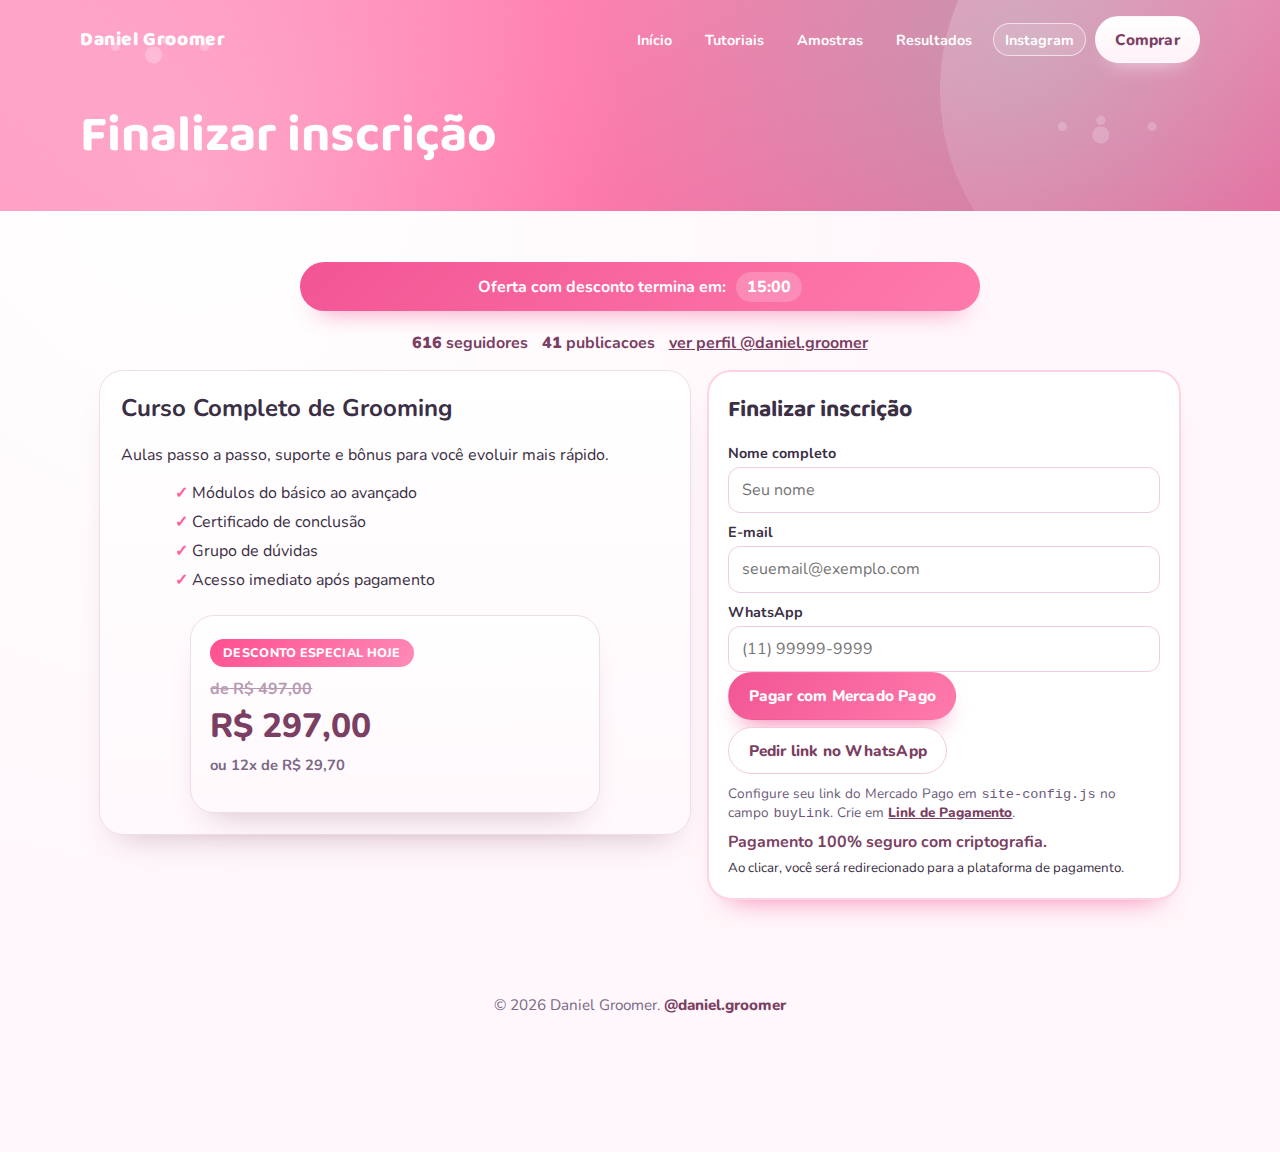
<file: comprar.html>
﻿<!doctype html>
<html lang="pt-BR">
  <head>
    <meta charset="UTF-8" />
    <meta name="viewport" content="width=device-width, initial-scale=1.0" />
    <title>Comprar | Curso de Grooming</title>
    <link rel="preconnect" href="https://fonts.googleapis.com" />
    <link rel="preconnect" href="https://fonts.gstatic.com" crossorigin />
    <link
      href="https://fonts.googleapis.com/css2?family=Baloo+2:wght@500;700;800&family=Nunito:wght@400;600;700&display=swap"
      rel="stylesheet"
    />
    <link rel="stylesheet" href="./styles.css" />
  </head>
  <body>
    <header class="hero hero-small">
      <nav class="nav">
        <span class="brand" data-brand>Seu Nome Groomer</span>
        <div class="menu-links">
          <a class="menu-link" href="./index.html">Início</a>
          <a class="menu-link" href="./tutoriais.html">Tutoriais</a>
          <a class="menu-link" href="./amostras.html">Amostras</a>
          <a class="menu-link" href="./resultados.html">Resultados</a>
          <a class="menu-link btn-ig" data-ig-link href="#" target="_blank" rel="noopener noreferrer">Instagram</a>
          <a class="btn btn-light" href="./comprar.html">Comprar</a>
        </div>
      </nav>
      <div class="hero-content">
        <h1>Finalizar inscrição</h1>
      </div>
    </header>

    <main>
      <section id="comprar" class="section cta">
        <div class="urgency-bar">
          <strong>Oferta com desconto termina em:</strong>
          <span id="countdown">15:00</span>
        </div>
        <div class="mini-proof">
          <span><strong id="igFollowers">0</strong> seguidores</span>
          <span><strong id="igPosts">0</strong> publicacoes</span>
          <a data-ig-link href="#" target="_blank" rel="noopener noreferrer">ver perfil @daniel.groomer</a>
        </div>
        <div class="checkout-layout">
          <article class="offer-panel">
            <h2>Curso Completo de Grooming</h2>
            <p>
              Aulas passo a passo, suporte e bônus para você evoluir mais rápido.
            </p>
            <ul class="checklist">
              <li>Módulos do básico ao avançado</li>
              <li>Certificado de conclusão</li>
              <li>Grupo de dúvidas</li>
              <li>Acesso imediato após pagamento</li>
            </ul>
            <div class="buy-box">
              <p class="offer-badge">DESCONTO ESPECIAL HOJE</p>
              <p class="price-old">de R$ 497,00</p>
              <p class="price">R$ 297,00</p>
              <p class="price-meta">ou 12x de R$ 29,70</p>
            </div>
          </article>

          <aside class="checkout-card">
            <h3>Finalizar inscrição</h3>
            <label>Nome completo</label>
            <input type="text" placeholder="Seu nome" />
            <label>E-mail</label>
            <input type="email" placeholder="seuemail@exemplo.com" />
            <label>WhatsApp</label>
            <input type="tel" placeholder="(11) 99999-9999" />

            <a id="mercadoPagoButton" class="btn btn-primary" href="#" target="_blank"
              >Pagar com Mercado Pago</a
            >
            <a id="whatsappButton" class="btn btn-soft" href="#" target="_blank"
              >Pedir link no WhatsApp</a
            >
            <p id="paymentHelper" class="payment-helper"></p>
            <a id="buyButton" class="btn btn-primary ghost-buy" href="#" target="_blank"
              >Ir para pagamento seguro</a
            >
            <p class="safe-note">Pagamento 100% seguro com criptografia.</p>
            <small>Ao clicar, você será redirecionado para a plataforma de pagamento.</small>
          </aside>
        </div>
      </section>
    </main>

    <footer class="footer">
      <p>© <span id="year"></span> <span data-brand>Seu Nome Groomer</span>. <a data-ig-link href="#" target="_blank" rel="noopener noreferrer"><span data-ig-handle>@daniel.groomer</span></a></p>
    </footer>

    <script src="./site-config.js"></script>
    <script src="./Inicio.js"></script>
  </body>
</html>
</file>
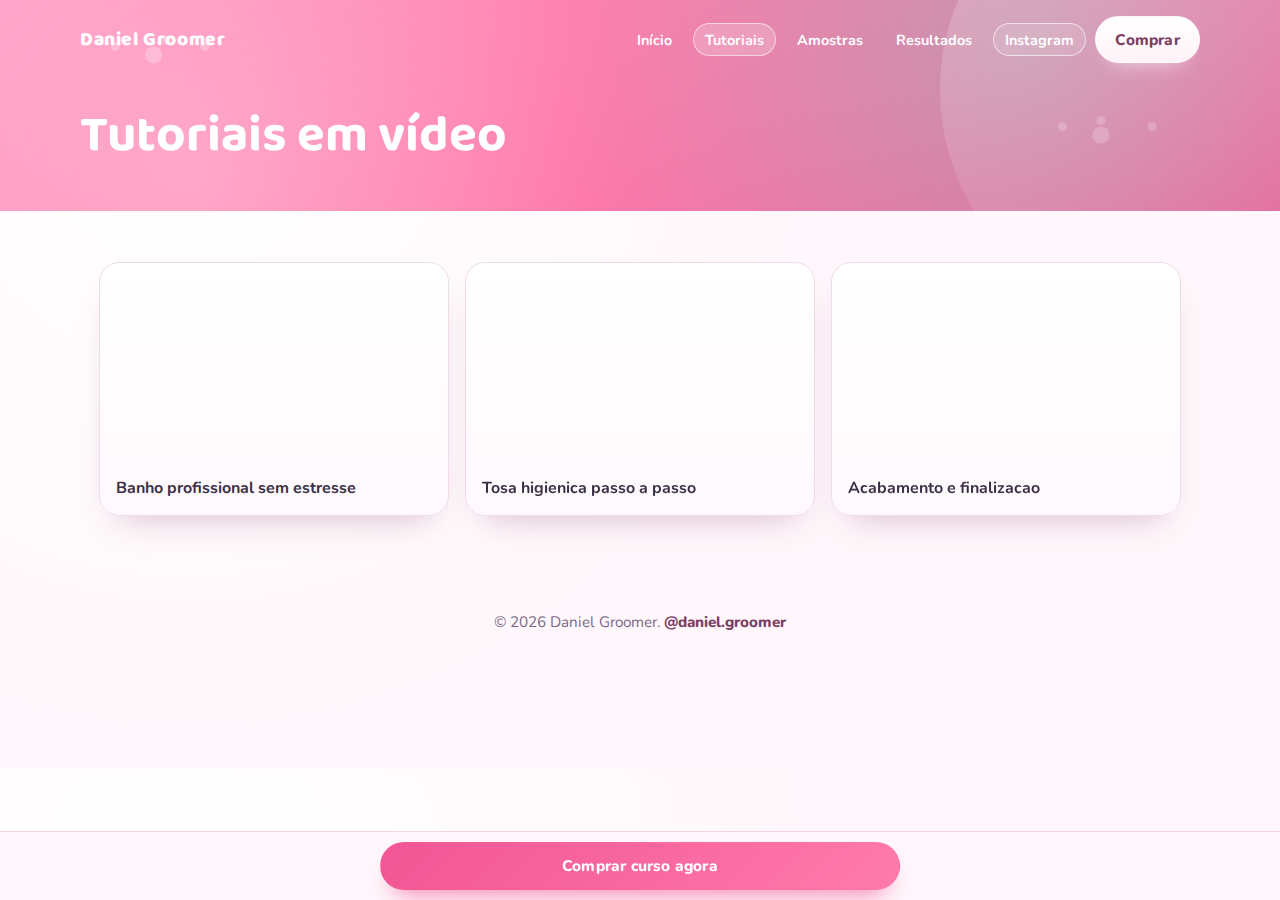
<file: tutoriais.html>
﻿<!doctype html>
<html lang="pt-BR">
  <head>
    <meta charset="UTF-8" />
    <meta name="viewport" content="width=device-width, initial-scale=1.0" />
    <title>Tutoriais | Curso de Grooming</title>
    <link rel="preconnect" href="https://fonts.googleapis.com" />
    <link rel="preconnect" href="https://fonts.gstatic.com" crossorigin />
    <link
      href="https://fonts.googleapis.com/css2?family=Baloo+2:wght@500;700;800&family=Nunito:wght@400;600;700&display=swap"
      rel="stylesheet"
    />
    <link rel="stylesheet" href="./styles.css" />
  </head>
  <body>
    <header class="hero hero-small">
      <nav class="nav">
        <span class="brand" data-brand>Seu Nome Groomer</span>
        <div class="menu-links">
          <a class="menu-link" href="./index.html">Início</a>
          <a class="menu-link active" href="./tutoriais.html">Tutoriais</a>
          <a class="menu-link" href="./amostras.html">Amostras</a>
          <a class="menu-link" href="./resultados.html">Resultados</a>
          <a class="menu-link btn-ig" data-ig-link href="#" target="_blank" rel="noopener noreferrer">Instagram</a>
          <a class="btn btn-light" href="./comprar.html">Comprar</a>
        </div>
      </nav>
      <div class="hero-content">
        <h1>Tutoriais em vídeo</h1>
      </div>
    </header>

    <main>
      <section class="section">
        <div id="videoGrid" class="video-grid"></div>
      </section>
    </main>

    <footer class="footer">
      <p>© <span id="year"></span> <span data-brand>Seu Nome Groomer</span>. <a data-ig-link href="#" target="_blank" rel="noopener noreferrer"><span data-ig-handle>@daniel.groomer</span></a></p>
    </footer>

    <script src="./site-config.js"></script>
    <script src="./Inicio.js"></script>
  </body>
</html>
</file>
<file: styles.css>
﻿:root {
  --bg: #fff7fb;
  --surface: #ffffff;
  --surface-soft: #fff3fa;
  --ink: #3b2f45;
  --muted: #7a6886;
  --primary: #ff7bac;
  --primary-dark: #f25594;
  --accent: #7cd7c4;
  --line: #f0ddea;
  --shadow: 0 18px 34px -20px rgba(139, 72, 113, 0.4);
}

* {
  box-sizing: border-box;
}

html {
  scroll-behavior: smooth;
}

body {
  margin: 0;
  font-family: "Nunito", "Segoe UI", Tahoma, Geneva, Verdana, sans-serif;
  color: var(--ink);
  background:
    radial-gradient(circle at 15% 15%, #fff 0%, #fff7fb 48%),
    linear-gradient(180deg, #fff1f8 0%, #fff7fb 100%);
  padding-bottom: 90px;
}

.hero {
  position: relative;
  overflow: hidden;
  color: #fff;
  padding: 1rem 1.2rem 4.4rem;
  background:
    radial-gradient(circle at 80% 20%, rgba(124, 215, 196, 0.4), transparent 45%),
    radial-gradient(circle at 15% 85%, rgba(255, 201, 223, 0.45), transparent 40%),
    linear-gradient(130deg, #ff9cc4, #ff7bac 45%, #f25594);
}

.hero::after {
  content: "";
  position: absolute;
  width: 460px;
  height: 460px;
  right: -120px;
  top: -140px;
  border-radius: 50%;
  background: linear-gradient(145deg, rgba(255, 255, 255, 0.28), rgba(255, 255, 255, 0));
  transform: rotate(24deg);
}

.hero::before {
  content: "";
  position: absolute;
  inset: 0;
  background:
    radial-gradient(circle at 12% 26%, rgba(255, 255, 255, 0.26) 0 8px, transparent 9px),
    radial-gradient(circle at 16% 22%, rgba(255, 255, 255, 0.26) 0 4px, transparent 5px),
    radial-gradient(circle at 9% 22%, rgba(255, 255, 255, 0.26) 0 4px, transparent 5px),
    radial-gradient(circle at 13% 19%, rgba(255, 255, 255, 0.26) 0 4px, transparent 5px),
    radial-gradient(circle at 86% 64%, rgba(255, 255, 255, 0.2) 0 8px, transparent 9px),
    radial-gradient(circle at 90% 60%, rgba(255, 255, 255, 0.2) 0 4px, transparent 5px),
    radial-gradient(circle at 83% 60%, rgba(255, 255, 255, 0.2) 0 4px, transparent 5px),
    radial-gradient(circle at 86% 57%, rgba(255, 255, 255, 0.2) 0 4px, transparent 5px);
  pointer-events: none;
}

.nav,
.hero-content {
  position: relative;
  z-index: 1;
}

.nav {
  max-width: 1120px;
  margin: 0 auto;
  display: flex;
  justify-content: space-between;
  align-items: center;
  gap: 0.8rem;
}

.brand {
  font-family: "Baloo 2", "Nunito", sans-serif;
  font-weight: 800;
  letter-spacing: 0.6px;
  font-size: 1.2rem;
}

.menu-links {
  display: flex;
  align-items: center;
  gap: 0.55rem;
  flex-wrap: wrap;
  justify-content: flex-end;
}

.menu-link {
  color: #fff;
  text-decoration: none;
  font-weight: 700;
  border: 1px solid transparent;
  border-radius: 999px;
  padding: 0.35rem 0.7rem;
  font-size: 0.9rem;
}

.menu-link:hover {
  border-color: rgba(255, 255, 255, 0.55);
  background: rgba(255, 255, 255, 0.1);
}

.menu-link.active {
  background: rgba(255, 255, 255, 0.2);
  border-color: rgba(255, 255, 255, 0.55);
}

.hero-small {
  padding-bottom: 2.2rem;
}

.hero-content {
  max-width: 1120px;
  margin: 2.8rem auto 0;
}

.badge {
  display: inline-block;
  padding: 0.38rem 0.85rem;
  border: 1px solid rgba(255, 255, 255, 0.82);
  border-radius: 999px;
  font-size: 0.84rem;
  background: rgba(255, 255, 255, 0.2);
  backdrop-filter: blur(5px);
}

h1 {
  font-family: "Baloo 2", "Nunito", sans-serif;
  margin: 0.85rem 0 0.7rem;
  font-size: clamp(2rem, 4vw, 3.3rem);
  line-height: 1.1;
  max-width: 840px;
}

.hero-content p {
  max-width: 720px;
  color: #fff5fa;
  font-size: 1.05rem;
}

.hero-actions {
  margin-top: 1.45rem;
  display: flex;
  gap: 0.9rem;
  flex-wrap: wrap;
}

.section {
  max-width: 1120px;
  margin: 0 auto;
  padding: 3.2rem 1.2rem;
}

.page-grid {
  display: grid;
  gap: 1rem;
  grid-template-columns: repeat(auto-fit, minmax(230px, 1fr));
}

.sales-block h2 {
  text-align: center;
  margin-top: 0;
  margin-bottom: 1rem;
}

.sales-card {
  padding: 1.3rem;
  border: 1px solid #edc8df;
  background: linear-gradient(160deg, #fff7fc, #fff);
}

.sales-card p {
  margin: 0;
  text-align: center;
  color: var(--muted);
  max-width: 780px;
  margin-left: auto;
  margin-right: auto;
}

.benefits-grid {
  display: grid;
  grid-template-columns: repeat(auto-fit, minmax(230px, 1fr));
  gap: 0.8rem;
}

.benefit-pill {
  padding: 0.95rem;
  font-weight: 700;
  border: 1px solid #f2d7e6;
  background: linear-gradient(180deg, #ffffff, #fff5fb);
}

.testimonials-grid {
  display: grid;
  grid-template-columns: repeat(auto-fit, minmax(280px, 1fr));
  gap: 0.8rem;
}

.testimonial-card {
  padding: 1rem;
  border: 1px solid #f0d5e4;
  background: linear-gradient(180deg, #ffffff, #fff4fa);
}

.testimonial-card p {
  margin-top: 0;
  margin-bottom: 0.65rem;
  color: #5f4d6d;
}

.ig-section {
  padding-top: 2.2rem;
  padding-bottom: 1rem;
}

.ig-card {
  display: grid;
  grid-template-columns: auto 1fr;
  gap: 1rem;
  align-items: center;
  padding: 1rem;
  border: 1px solid var(--line);
  border-radius: 20px;
  background: linear-gradient(180deg, #ffffff, #fff8fc);
}

.ig-photo {
  width: 88px;
  height: 88px;
  border-radius: 50%;
  object-fit: cover;
  border: 3px solid #ffd2e6;
}

.ig-kicker {
  margin: 0;
  color: var(--muted);
  font-weight: 700;
}

.ig-card h2 {
  margin: 0.2rem 0 0.4rem;
}

.ig-card p {
  margin: 0.15rem 0;
}

.ig-stats {
  margin-top: 0.9rem;
  display: grid;
  grid-template-columns: repeat(3, minmax(0, 1fr));
  gap: 0.8rem;
}

.stat-card {
  text-align: center;
  padding: 0.9rem 0.7rem;
}

.stat-card strong {
  display: block;
  font-size: 1.5rem;
  font-family: "Baloo 2", "Nunito", sans-serif;
  color: #7b3f63;
}

.stat-card span {
  font-size: 0.9rem;
  color: var(--muted);
}

.soft-outline {
  color: #7b3f63;
  border-color: #f4bfd7;
  background: rgba(255, 255, 255, 0.75);
}

.soft-outline:hover {
  background: #fff;
}

.page-card {
  padding: 1.2rem;
}

.page-card h3 {
  margin-top: 0;
}

.page-card p {
  color: var(--muted);
}

.quick-nav {
  padding-top: 1rem;
  padding-bottom: 0;
  display: flex;
  gap: 0.7rem;
  flex-wrap: wrap;
}

.quick-link {
  display: inline-block;
  text-decoration: none;
  color: #7b3f63;
  font-weight: 700;
  font-size: 0.92rem;
  border: 1px solid var(--line);
  background: #ffffff;
  padding: 0.5rem 0.85rem;
  border-radius: 999px;
  transition: transform 0.2s ease, box-shadow 0.2s ease;
}

.quick-link:hover {
  transform: translateY(-2px);
  box-shadow: 0 12px 20px -18px rgba(123, 63, 99, 0.8);
}

.section-alt {
  background:
    linear-gradient(180deg, #fff1f8, #fff8fc),
    radial-gradient(circle at 80% 20%, #dcfff7 0%, transparent 36%);
  max-width: 100%;
}

.section-alt .section-head,
.section-alt .gallery-grid {
  max-width: 1120px;
  margin-left: auto;
  margin-right: auto;
  padding-left: 1.2rem;
  padding-right: 1.2rem;
}

.section-head h2 {
  font-family: "Baloo 2", "Nunito", sans-serif;
  margin: 0 0 0.35rem;
  font-size: clamp(1.45rem, 3vw, 2rem);
}

.section-head p {
  color: var(--muted);
  margin: 0 0 1.2rem;
}

.video-grid,
.gallery-grid {
  display: grid;
  gap: 1rem;
  grid-template-columns: repeat(auto-fit, minmax(260px, 1fr));
}

.card {
  border: 1px solid var(--line);
  border-radius: 20px;
  background: linear-gradient(180deg, #ffffff, #fff9fd);
  overflow: hidden;
  box-shadow: var(--shadow);
  transition: transform 0.28s ease, box-shadow 0.28s ease;
}

.card:hover {
  transform: translateY(-5px);
  box-shadow: 0 24px 36px -22px rgba(120, 64, 98, 0.5);
}

.card h3 {
  margin: 0.8rem 1rem 1rem;
  font-size: 1rem;
}

.video-frame {
  width: 100%;
  aspect-ratio: 16 / 9;
  border: 0;
}

.gallery-item img {
  width: 100%;
  height: 250px;
  object-fit: cover;
  display: block;
}

.gallery-item p {
  margin: 0.7rem 1rem 1rem;
}

.cta {
  text-align: left;
}

.urgency-bar {
  display: flex;
  align-items: center;
  justify-content: center;
  gap: 0.6rem;
  background: linear-gradient(135deg, #f25594, #ff7bac);
  color: #fff;
  border-radius: 999px;
  padding: 0.6rem 1rem;
  margin: 0 auto 1.3rem;
  max-width: 680px;
  box-shadow: 0 16px 24px -18px rgba(242, 85, 148, 0.9);
}

#countdown {
  background: rgba(255, 255, 255, 0.2);
  border-radius: 999px;
  padding: 0.25rem 0.7rem;
  font-weight: 800;
  min-width: 62px;
}

.checkout-layout {
  display: grid;
  grid-template-columns: 1.25fr 1fr;
  gap: 1rem;
  align-items: start;
}

.mini-proof {
  display: flex;
  flex-wrap: wrap;
  align-items: center;
  justify-content: center;
  gap: 0.85rem;
  margin: 0 auto 1rem;
  color: #7b3f63;
  font-weight: 700;
}

.mini-proof a {
  color: #7b3f63;
}

.offer-panel {
  background: linear-gradient(180deg, #ffffff, #fff8fc);
  border: 1px solid var(--line);
  border-radius: 24px;
  padding: 1.3rem;
  box-shadow: var(--shadow);
}

.offer-panel h2 {
  margin-top: 0;
}

.checkout-card {
  background: #fff;
  border: 2px solid #ffd2e6;
  border-radius: 24px;
  padding: 1.2rem;
  box-shadow: 0 20px 28px -22px rgba(242, 85, 148, 0.8);
}

.checkout-card h3 {
  margin: 0 0 0.9rem;
  font-family: "Baloo 2", "Nunito", sans-serif;
  font-size: 1.45rem;
}

.checkout-card label {
  display: block;
  font-weight: 700;
  font-size: 0.9rem;
  margin: 0.58rem 0 0.25rem;
}

.checkout-card input {
  width: 100%;
  border: 1px solid #efcce0;
  border-radius: 12px;
  padding: 0.7rem 0.8rem;
  font: inherit;
  color: var(--ink);
  outline: none;
}

.checkout-card input:focus {
  border-color: #ff7bac;
  box-shadow: 0 0 0 3px rgba(255, 123, 172, 0.2);
}

.safe-note {
  margin: 0.6rem 0 0.2rem;
  font-weight: 700;
  color: #7b3f63;
}

.checklist {
  list-style: none;
  padding: 0;
  margin: 1rem auto 1.5rem;
  max-width: 440px;
  text-align: left;
}

.checklist li {
  margin: 0.45rem 0;
}

.checklist li::before {
  content: "✓ ";
  color: #ff5e9e;
  font-weight: 800;
}

.buy-box {
  background:
    linear-gradient(180deg, #ffffff, #fff8fc),
    var(--surface);
  border: 1px solid var(--line);
  border-radius: 24px;
  max-width: 410px;
  margin: 0 auto;
  padding: 1.4rem 1.2rem;
  box-shadow: var(--shadow);
}

.offer-badge {
  display: inline-block;
  margin: 0;
  padding: 0.36rem 0.8rem;
  border-radius: 999px;
  color: #fff;
  background: linear-gradient(135deg, #ff4f8f, #ff8bb8);
  font-weight: 800;
  font-size: 0.78rem;
  letter-spacing: 0.3px;
  animation: pulseOffer 1.25s infinite;
}

.price-old {
  margin: 0.7rem 0 0.1rem;
  color: #b79ab2;
  text-decoration: line-through;
  font-weight: 700;
}

.price {
  font-size: 2.1rem;
  font-weight: 800;
  color: #7b3f63;
  margin: 0.15rem 0 0.4rem;
}

.price-meta {
  margin: 0 0 0.9rem;
  color: var(--muted);
  font-weight: 700;
  font-size: 0.92rem;
}

.btn {
  display: inline-flex;
  align-items: center;
  justify-content: center;
  gap: 0.45rem;
  text-decoration: none;
  border-radius: 999px;
  padding: 0.76rem 1.2rem;
  font-size: 0.96rem;
  font-weight: 800;
  letter-spacing: 0.2px;
  border: 1px solid transparent;
  min-height: 46px;
  transition:
    transform 0.24s ease,
    box-shadow 0.24s ease,
    background 0.24s ease,
    border-color 0.24s ease;
}

.btn:hover {
  transform: translateY(-2px) scale(1.01);
}

.btn:active {
  transform: translateY(0);
}

.btn-primary {
  color: #ffffff;
  background: linear-gradient(135deg, var(--primary-dark), var(--primary));
  box-shadow: 0 14px 24px -13px rgba(242, 85, 148, 0.9);
}

.btn-primary:hover {
  background: linear-gradient(135deg, #e84e8b, #ff79ab);
  box-shadow: 0 20px 24px -16px rgba(255, 92, 159, 0.95);
}

.btn-outline {
  color: #ffffff;
  border-color: rgba(255, 255, 255, 0.9);
  background: rgba(255, 255, 255, 0.15);
  backdrop-filter: blur(5px);
}

.btn-outline:hover {
  background: rgba(255, 255, 255, 0.25);
  border-color: #ffffff;
}

.btn-light {
  background: linear-gradient(180deg, #ffffff, #fff2f8);
  color: #7b3f63;
  box-shadow: 0 12px 22px -16px rgba(255, 255, 255, 0.95);
}

.btn-light:hover {
  background: linear-gradient(180deg, #ffffff, #ffe9f4);
}

.btn-soft {
  margin-top: 0.45rem;
  color: #7b3f63;
  background: #fff;
  border-color: #f3cadd;
}

.btn-soft:hover {
  background: #fff6fa;
}

#buyButton {
  min-width: 100%;
  font-size: 1rem;
  margin-bottom: 0.45rem;
}

.ghost-buy {
  display: none;
}

.payment-helper {
  margin: 0.6rem 0 0.2rem;
  font-size: 0.85rem;
  color: #6d5a7a;
}

.payment-helper a {
  color: #7b3f63;
  font-weight: 800;
}

.footer {
  text-align: center;
  padding: 1.8rem 1.2rem 2rem;
  color: var(--muted);
  font-size: 0.95rem;
}

@keyframes pulseOffer {
  0% {
    transform: scale(1);
    box-shadow: 0 0 0 0 rgba(255, 79, 143, 0.5);
  }
  70% {
    transform: scale(1.04);
    box-shadow: 0 0 0 14px rgba(255, 79, 143, 0);
  }
  100% {
    transform: scale(1);
    box-shadow: 0 0 0 0 rgba(255, 79, 143, 0);
  }
}

@media (max-width: 760px) {
  body {
    background: #fff7fb;
  }

  .hero {
    padding: 0.9rem 1rem 2.6rem;
  }

  .hero::after {
    width: 290px;
    height: 290px;
    right: -90px;
    top: -110px;
  }

  .nav {
    flex-direction: column;
    align-items: stretch;
    gap: 0.6rem;
  }

  .menu-links {
    justify-content: center;
  }

  .brand {
    font-size: 1.08rem;
    text-align: center;
  }

  .menu-link {
    font-size: 0.84rem;
    padding: 0.3rem 0.55rem;
  }

  .hero-content {
    margin-top: 1.9rem;
  }

  .hero-content p {
    font-size: 0.97rem;
  }

  h1 {
    font-size: clamp(1.7rem, 7vw, 2.2rem);
    line-height: 1.16;
    max-width: 100%;
  }

  .section {
    padding: 2.2rem 1rem;
  }

  .section-head p {
    margin-bottom: 0.95rem;
  }

  .hero-actions {
    gap: 0.65rem;
  }

  .hero-actions .btn {
    width: 100%;
  }

  .btn-light {
    width: 100%;
  }

  .btn {
    width: 100%;
    min-height: 48px;
  }

  .quick-nav {
    padding-top: 0.2rem;
    flex-wrap: nowrap;
    overflow-x: auto;
    -webkit-overflow-scrolling: touch;
    scrollbar-width: thin;
  }

  .quick-link {
    flex: 0 0 auto;
    white-space: nowrap;
  }

  .video-grid,
  .gallery-grid {
    grid-template-columns: 1fr;
  }

  .ig-card {
    grid-template-columns: 1fr;
    text-align: center;
  }

  .ig-photo {
    margin: 0 auto;
  }

  .ig-stats {
    grid-template-columns: 1fr;
  }

  .benefits-grid,
  .testimonials-grid {
    grid-template-columns: 1fr;
  }

  .card {
    border-radius: 18px;
  }

  .gallery-item img {
    height: 210px;
  }

  .buy-box {
    max-width: 100%;
    border-radius: 18px;
    padding: 1.2rem 1rem;
  }

  .urgency-bar {
    border-radius: 16px;
    text-align: center;
    flex-direction: column;
    padding: 0.7rem 1rem;
  }

  .checkout-layout {
    grid-template-columns: 1fr;
  }

  .offer-panel,
  .checkout-card {
    border-radius: 18px;
    padding: 1rem;
  }

  .price {
    font-size: 1.9rem;
  }

  .price-meta {
    font-size: 0.88rem;
  }

  #buyButton {
    font-size: 0.96rem;
  }
}

@media (max-width: 480px) {
  .badge {
    font-size: 0.75rem;
  }

  .section-head h2 {
    font-size: 1.35rem;
  }

  .offer-badge {
    font-size: 0.72rem;
    padding: 0.34rem 0.65rem;
  }

  .price-old {
    font-size: 0.9rem;
  }

  .price {
    font-size: 1.75rem;
  }

  .footer {
    font-size: 0.88rem;
    padding: 1.4rem 1rem 1.8rem;
  }
}

@media (prefers-reduced-motion: reduce) {
  * {
    animation: none !important;
    transition: none !important;
  }
}

.footer a {
  color: #7b3f63;
  font-weight: 800;
  text-decoration: none;
}

.footer a:hover {
  text-decoration: underline;
}
.btn-ig {
  border-color: rgba(255, 255, 255, 0.62);
  background: rgba(255, 255, 255, 0.12);
}

.sticky-buy-cta {
  position: fixed;
  left: 0;
  right: 0;
  bottom: 0;
  z-index: 30;
  display: flex;
  justify-content: center;
  align-items: center;
  padding: 0.65rem 1rem calc(0.65rem + env(safe-area-inset-bottom));
  background: rgba(255, 247, 251, 0.95);
  backdrop-filter: blur(8px);
  border-top: 1px solid #f3d4e5;
}

.sticky-buy-cta .btn {
  width: min(520px, 100%);
}
</file>
